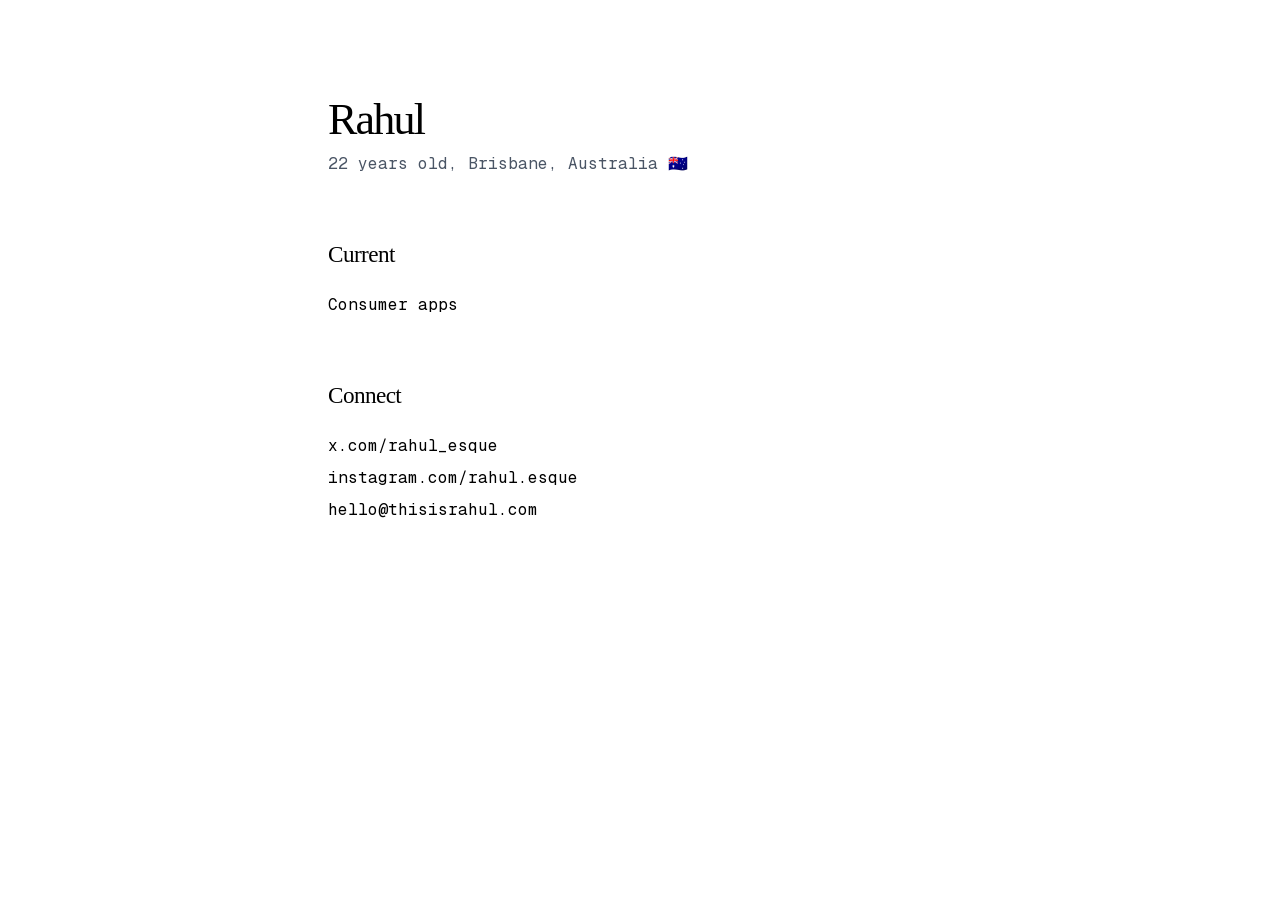
<file: index.html>
<!doctype html>
<html lang="en"><head><meta charset="utf-8"><meta name="viewport" content="width=device-width, initial-scale=1"><title>Rahul</title><style>@font-face{font-family:Geist Fallback;src:local(Arial);ascent-override:95.94%;descent-override:28.16%;line-gap-override:0.0%;size-adjust:104.76%}.geist_a71539c9-module__T19VSG__className{font-family:Geist,Geist Fallback;font-style:normal}.geist_a71539c9-module__T19VSG__variable{--font-geist-sans:"Geist", "Geist Fallback"}
@font-face{font-family:Geist Mono;font-style:normal;font-weight:100 900;font-display:swap;src:url([data-uri])format("woff2");unicode-range:U+2000-2001,U+2004-2008,U+200A,U+23B8-23BD,U+2500-259F}@font-face{font-family:Geist Mono;font-style:normal;font-weight:100 900;font-display:swap;src:url([data-uri])format("woff2");unicode-range:U+??,U+131,U+152-153,U+2BB-2BC,U+2C6,U+2DA,U+2DC,U+304,U+308,U+329,U+2000-206F,U+20AC,U+2122,U+2191,U+2193,U+2212,U+2215,U+FEFF,U+FFFD}@font-face{font-family:Geist Mono Fallback;src:local(Arial);ascent-override:74.67%;descent-override:21.92%;line-gap-override:0.0%;size-adjust:134.59%}.geist_mono_8d43a2aa-module__8Li5zG__className{font-family:Geist Mono,Geist Mono Fallback;font-style:normal}.geist_mono_8d43a2aa-module__8Li5zG__variable{--font-geist-mono:"Geist Mono", "Geist Mono Fallback"}
@layer properties{@supports (((-webkit-hyphens:none)) and (not (margin-trim:inline))) or ((-moz-orient:inline) and (not (color:rgb(from red r g b)))){*,:before,:after,::backdrop{--tw-space-y-reverse:0;--tw-font-weight:initial}}}@layer theme{:root,:host{--color-gray-500:#6a7282;--color-gray-600:#4a5565;--color-black:#000;--color-white:#fff;--spacing:.25rem;--container-2xl:42rem;--text-base:1rem;--text-base--line-height:calc(1.5/1);--text-lg:1.125rem;--text-lg--line-height:calc(1.75/1.125);--text-2xl:1.5rem;--text-2xl--line-height:calc(2/1.5);--font-weight-normal:400;--default-font-family:var(--font-geist-sans);--default-mono-font-family:var(--font-geist-mono)}@supports (color:lab(0% 0 0)){:root,:host{--color-gray-500:lab(47.7841% -.393182 -10.0268);--color-gray-600:lab(35.6337% -1.58697 -10.8425)}}}@layer base{*,:after,:before,::backdrop{box-sizing:border-box;border:0 solid;margin:0;padding:0}::file-selector-button{box-sizing:border-box;border:0 solid;margin:0;padding:0}html,:host{-webkit-text-size-adjust:100%;tab-size:4;line-height:1.5;font-family:var(--default-font-family,ui-sans-serif,system-ui,sans-serif,"Apple Color Emoji","Segoe UI Emoji","Segoe UI Symbol","Noto Color Emoji");font-feature-settings:var(--default-font-feature-settings,normal);font-variation-settings:var(--default-font-variation-settings,normal);-webkit-tap-highlight-color:transparent}hr{height:0;color:inherit;border-top-width:1px}abbr:where([title]){-webkit-text-decoration:underline dotted;text-decoration:underline dotted}h1,h2,h3,h4,h5,h6{font-size:inherit;font-weight:inherit}a{color:inherit;-webkit-text-decoration:inherit;-webkit-text-decoration:inherit;-webkit-text-decoration:inherit;-webkit-text-decoration:inherit;text-decoration:inherit}b,strong{font-weight:bolder}code,kbd,samp,pre{font-family:var(--default-mono-font-family,ui-monospace,SFMono-Regular,Menlo,Monaco,Consolas,"Liberation Mono","Courier New",monospace);font-feature-settings:var(--default-mono-font-feature-settings,normal);font-variation-settings:var(--default-mono-font-variation-settings,normal);font-size:1em}small{font-size:80%}sub,sup{vertical-align:baseline;font-size:75%;line-height:0;position:relative}sub{bottom:-.25em}sup{top:-.5em}table{text-indent:0;border-color:inherit;border-collapse:collapse}:-moz-focusring{outline:auto}progress{vertical-align:baseline}summary{display:list-item}ol,ul,menu{list-style:none}img,svg,video,canvas,audio,iframe,embed,object{vertical-align:middle;display:block}img,video{max-width:100%;height:auto}button,input,select,optgroup,textarea{font:inherit;font-feature-settings:inherit;font-variation-settings:inherit;letter-spacing:inherit;color:inherit;opacity:1;background-color:#0000;border-radius:0}::file-selector-button{font:inherit;font-feature-settings:inherit;font-variation-settings:inherit;letter-spacing:inherit;color:inherit;opacity:1;background-color:#0000;border-radius:0}:where(select:is([multiple],[size])) optgroup{font-weight:bolder}:where(select:is([multiple],[size])) optgroup option{padding-inline-start:20px}::file-selector-button{margin-inline-end:4px}::placeholder{opacity:1}@supports (not ((-webkit-appearance:-apple-pay-button))) or (contain-intrinsic-size:1px){::placeholder{color:currentColor}@supports (color:color-mix(in lab, red, red)){::placeholder{color:color-mix(in oklab,currentcolor 50%,transparent)}}}textarea{resize:vertical}::-webkit-search-decoration{-webkit-appearance:none}::-webkit-date-and-time-value{min-height:1lh;text-align:inherit}::-webkit-datetime-edit{display:inline-flex}::-webkit-datetime-edit-fields-wrapper{padding:0}::-webkit-datetime-edit{padding-block:0}::-webkit-datetime-edit-year-field{padding-block:0}::-webkit-datetime-edit-month-field{padding-block:0}::-webkit-datetime-edit-day-field{padding-block:0}::-webkit-datetime-edit-hour-field{padding-block:0}::-webkit-datetime-edit-minute-field{padding-block:0}::-webkit-datetime-edit-second-field{padding-block:0}::-webkit-datetime-edit-millisecond-field{padding-block:0}::-webkit-datetime-edit-meridiem-field{padding-block:0}::-webkit-calendar-picker-indicator{line-height:1}:-moz-ui-invalid{box-shadow:none}button,input:where([type=button],[type=reset],[type=submit]){appearance:button}::file-selector-button{appearance:button}::-webkit-inner-spin-button{height:auto}::-webkit-outer-spin-button{height:auto}[hidden]:where(:not([hidden=until-found])){display:none!important}}@layer components;@layer utilities{.mx-auto{margin-inline:auto}.mb-2{margin-bottom:calc(var(--spacing)*2)}.mb-4{margin-bottom:calc(var(--spacing)*4)}.mb-6{margin-bottom:calc(var(--spacing)*6)}.mb-16{margin-bottom:calc(var(--spacing)*16)}.ml-4{margin-left:calc(var(--spacing)*4)}.min-h-screen{min-height:100vh}.max-w-2xl{max-width:var(--container-2xl)}:where(.space-y-2>:not(:last-child)){--tw-space-y-reverse:0;margin-block-start:calc(calc(var(--spacing)*2)*var(--tw-space-y-reverse));margin-block-end:calc(calc(var(--spacing)*2)*calc(1 - var(--tw-space-y-reverse)))}:where(.space-y-4>:not(:last-child)){--tw-space-y-reverse:0;margin-block-start:calc(calc(var(--spacing)*4)*var(--tw-space-y-reverse));margin-block-end:calc(calc(var(--spacing)*4)*calc(1 - var(--tw-space-y-reverse)))}.bg-white{background-color:var(--color-white)}.px-6{padding-inline:calc(var(--spacing)*6)}.py-16{padding-block:calc(var(--spacing)*16)}.font-mono{font-family:var(--font-geist-mono)}.text-2xl{font-size:var(--text-2xl);line-height:var(--tw-leading,var(--text-2xl--line-height))}.text-base{font-size:var(--text-base);line-height:var(--tw-leading,var(--text-base--line-height))}.text-lg{font-size:var(--text-lg);line-height:var(--tw-leading,var(--text-lg--line-height))}.font-normal{--tw-font-weight:var(--font-weight-normal);font-weight:var(--font-weight-normal)}.text-black{color:var(--color-black)}.text-gray-500{color:var(--color-gray-500)}.text-gray-600{color:var(--color-gray-600)}.antialiased{-webkit-font-smoothing:antialiased;-moz-osx-font-smoothing:grayscale}@media (hover:hover){.hover\:underline:hover{text-decoration-line:underline}}@media (min-width:48rem){.md\:py-24{padding-block:calc(var(--spacing)*24)}}}:root{--background:#fff;--foreground:#171717}@media (prefers-color-scheme:dark){:root{--background:#0a0a0a;--foreground:#ededed}}body{background:var(--background);color:var(--foreground);font-family:Arial,Helvetica,sans-serif}@property --tw-space-y-reverse{syntax:"*";inherits:false;initial-value:0}@property --tw-font-weight{syntax:"*";inherits:false}

/* Portfolio typography */
header h1, main h2 {
  font-family: "Iowan Old Style", "Palatino Linotype", Palatino, Georgia, serif;
  font-weight: 400;
}
header h1 { font-size: clamp(2.25rem, 5vw, 2.75rem); letter-spacing: -.04em; line-height: 1.1; }
main h2 { font-size: 1.45rem; letter-spacing: -.025em; line-height: 1.25; }
</style></head>
<body class="geist_a71539c9-module__T19VSG__variable geist_mono_8d43a2aa-module__8Li5zG__variable antialiased"><div class="min-h-screen bg-white text-black font-mono"><div class="max-w-2xl mx-auto px-6 py-16 md:py-24"><header class="mb-16"><h1 class="text-2xl font-normal mb-2">Rahul</h1><p class="text-base text-gray-600 mb-4">22 years old, Brisbane, Australia 🇦🇺</p></header><main><section class="mb-16"><h2 class="text-lg font-normal mb-6">Current</h2><div class="space-y-4"><p>Consumer apps</p></div></section><section><h2 class="text-lg font-normal mb-6">Connect</h2><div class="space-y-2"><div><a href="https://x.com/rahul_esque" target="_blank" rel="noopener noreferrer" class="hover:underline">x.com/rahul_esque</a></div><div><a href="https://instagram.com/rahul.esque" target="_blank" rel="noopener noreferrer" class="hover:underline">instagram.com/rahul.esque</a></div><div><a href="mailto:hello@thisisrahul.com" class="hover:underline">hello@thisisrahul.com</a></div></div></section></main></div></div></body></html>
</file>
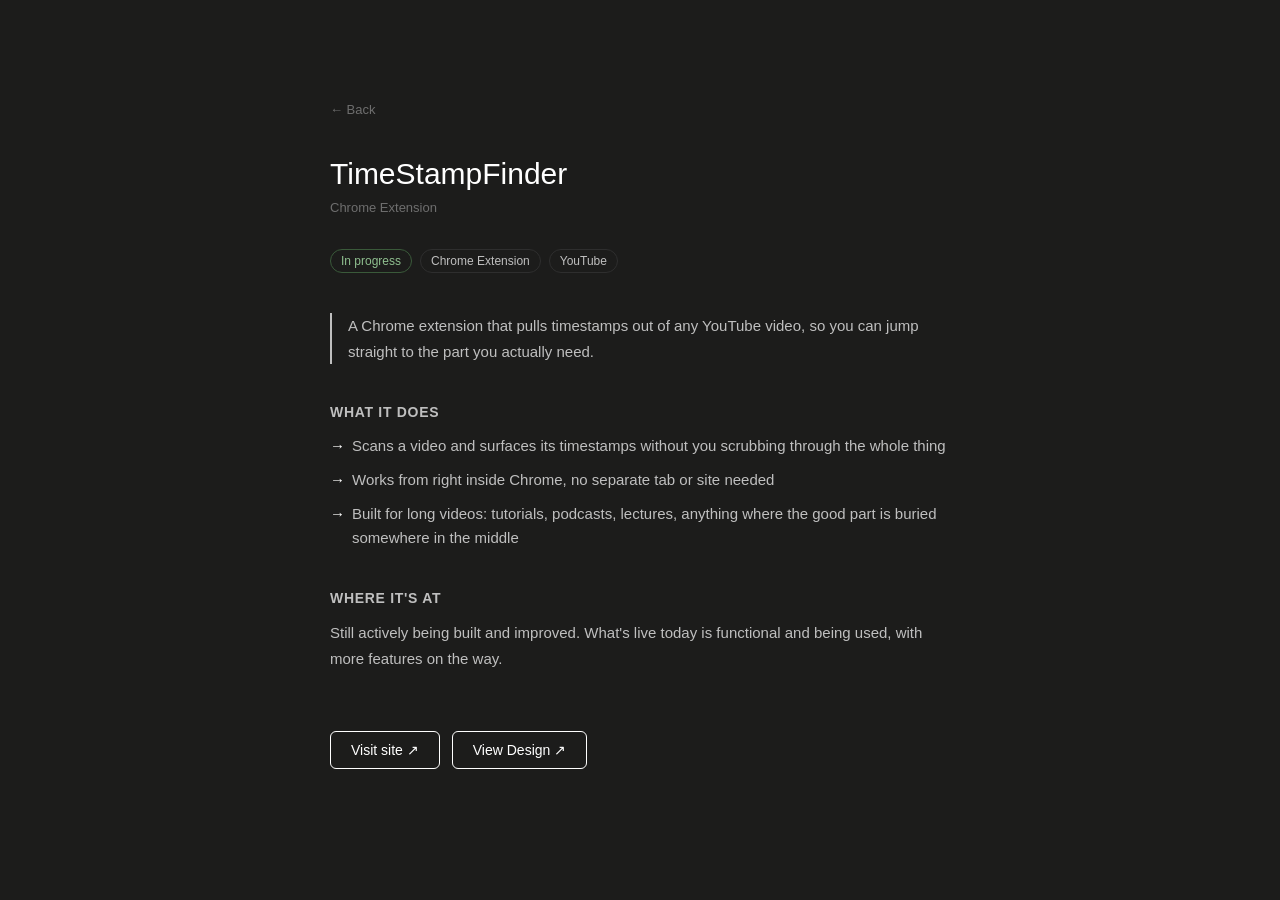
<file: products/timestampfinder/index.html>
<!DOCTYPE html>
<html lang="en">
<head>
<meta charset="UTF-8">
<meta name="viewport" content="width=device-width, initial-scale=1.0">
<title>TimeStampFinder — Case Study</title>
<style>
    html, body {
        margin: 0;
        padding: 0;
        min-height: 100%;
        background-color: #1c1c1b !important;
        font-family: Arial, Helvetica, sans-serif;
    }

    .case-study {
        max-width: 620px;
        margin: 0 auto;
        padding: 100px 20px 80px;
    }

    .back-link {
        display: inline-block;
        color: #6e6e6e;
        font-size: 13px;
        text-decoration: none;
        margin-bottom: 40px;
    }

    .back-link:hover {
        color: #bfbfbf;
    }

    .case-study h1 {
        color: white !important;
        font-size: 30px;
        font-weight: 500;
        margin: 0 0 6px;
        text-align: left;
    }

    .case-study .meta {
        color: #6e6e6e !important;
        font-size: 13px;
        margin-bottom: 30px;
    }

    .tags {
        display: flex;
        flex-wrap: wrap;
        gap: 8px;
        margin-bottom: 40px;
    }

    .tag {
        border: 1px solid #2e2e2e;
        color: #bfbfbf !important;
        font-size: 12px;
        padding: 4px 10px;
        border-radius: 20px;
    }

    .tag.live {
        border-color: #3a5a3a;
        color: #8fbf8f !important;
    }

    .callout {
        color: white !important;
        font-size: 17px;
        font-weight: 500;
        line-height: 1.5;
        border-left: 2px solid #bfbfbf;
        padding-left: 16px;
        margin: 0 0 40px;
    }

    .case-study h2 {
        color: #bfbfbf !important;
        font-size: 14px;
        font-weight: 700;
        text-transform: uppercase;
        letter-spacing: 0.05em;
        margin-top: 40px;
        margin-bottom: 14px;
        text-align: left;
    }

    .case-study p {
        color: #bfbfbf !important;
        font-size: 15px;
        line-height: 1.7;
        font-weight: 300;
        margin: 0 0 16px;
    }

    .feature-list {
        list-style: none;
        padding: 0;
        margin: 0;
    }

    .feature-list li {
        color: #bfbfbf !important;
        font-size: 15px;
        line-height: 1.6;
        font-weight: 300;
        padding-left: 22px;
        position: relative;
        margin-bottom: 10px;
    }

    .feature-list li::before {
        content: "→";
        position: absolute;
        left: 0;
        color: white;
    }

    .visit-btn {
        display: inline-block;
        margin-top: 30px;
        padding: 10px 20px;
        border: 1px solid white;
        border-radius: 6px;
        color: white !important;
        text-decoration: none;
        font-size: 14px;
        transition: background 0.2s ease, color 0.2s ease;
    }

    .btn-row {
    display: flex;
    gap: 12px;
    margin-top: 30px;
}

    .visit-btn:hover {
        background: white;
        color: #111 !important;
    }
</style>
</head>
<body>

<div class="case-study">

    <a href="/index.html" class="back-link">← Back</a>

    <h1>TimeStampFinder</h1>
    <p class="meta">Chrome Extension</p>

    <div class="tags">
        <span class="tag live">In progress</span>
        <span class="tag">Chrome Extension</span>
        <span class="tag">YouTube</span>
    </div>

    <p class="callout">A Chrome extension that pulls timestamps out of any YouTube video, so you can jump straight to the part you actually need.</p>

    <h2>What it does</h2>
    <ul class="feature-list">
        <li>Scans a video and surfaces its timestamps without you scrubbing through the whole thing</li>
        <li>Works from right inside Chrome, no separate tab or site needed</li>
        <li>Built for long videos: tutorials, podcasts, lectures, anything where the good part is buried somewhere in the middle</li>
    </ul>

    <h2>Where it's at</h2>
    <p>Still actively being built and improved. What's live today is functional and being used, with more features on the way.</p>

    <div class="btn-row">
        <a href="https://www.timestampfinder.com" target="_blank" rel="noopener" class="visit-btn">Visit site ↗</a>
        <a href="https://www.figma.com/design/jgi3s7ygBPbjsghsu4XEIx/Untitled?node-id=0-1&t=6qykqhBjpc5YiTix-1" target="_blank" rel="noopener" class="visit-btn">View Design ↗</a>
    </div>
</div>

</body>
</html>
</file>
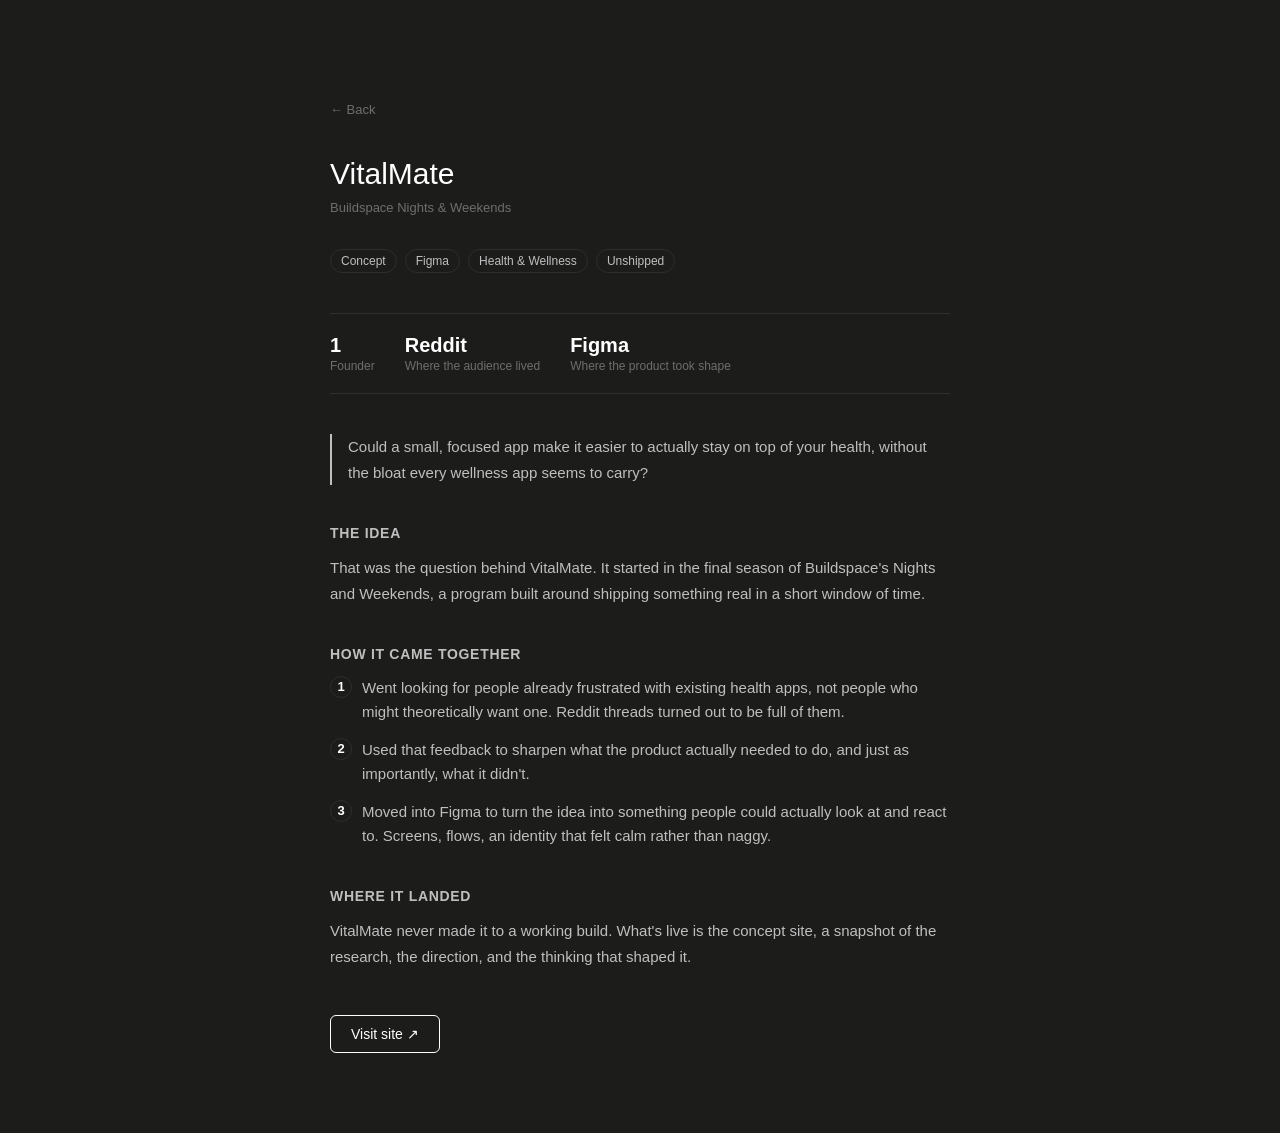
<file: products/vitalmate/index.html>
<!DOCTYPE html>
<html lang="en">
<head>
<meta charset="UTF-8">
<meta name="viewport" content="width=device-width, initial-scale=1.0">
<title>VitalMate — Case Study</title>
<style>
    html, body {
        margin: 0;
        padding: 0;
        min-height: 100%;
        background-color: #1c1c1b !important;
        font-family: Arial, Helvetica, sans-serif;
    }

    .case-study {
        max-width: 620px;
        margin: 0 auto;
        padding: 100px 20px 80px;
    }

    .back-link {
        display: inline-block;
        color: #6e6e6e;
        font-size: 13px;
        text-decoration: none;
        margin-bottom: 40px;
    }

    .back-link:hover {
        color: #bfbfbf;
    }

    .case-study h1 {
        color: white !important;
        font-size: 30px;
        font-weight: 500;
        margin: 0 0 6px;
        text-align: left;
    }

    .case-study .meta {
        color: #6e6e6e !important;
        font-size: 13px;
        margin-bottom: 30px;
    }

    .tags {
        display: flex;
        flex-wrap: wrap;
        gap: 8px;
        margin-bottom: 40px;
    }

    .tag {
        border: 1px solid #2e2e2e;
        color: #bfbfbf !important;
        font-size: 12px;
        padding: 4px 10px;
        border-radius: 20px;
    }

    .stat-row {
        display: flex;
        gap: 30px;
        border-top: 1px solid #2e2e2e;
        border-bottom: 1px solid #2e2e2e;
        padding: 20px 0;
        margin-bottom: 40px;
        flex-wrap: wrap;
    }

    .stat {
        display: flex;
        flex-direction: column;
    }

    .stat .num {
        color: white !important;
        font-size: 20px;
        font-weight: 700;
    }

    .stat .label {
        color: #6e6e6e !important;
        font-size: 12px;
        margin-top: 2px;
    }

    .case-study h2 {
        color: #bfbfbf !important;
        font-size: 14px;
        font-weight: 700;
        text-transform: uppercase;
        letter-spacing: 0.05em;
        margin-top: 40px;
        margin-bottom: 14px;
        text-align: left;
    }

    .case-study p {
        color: #bfbfbf !important;
        font-size: 15px;
        line-height: 1.7;
        font-weight: 300;
        margin: 0 0 16px;
    }

    .callout {
        color: white !important;
        font-size: 17px;
        font-weight: 500;
        line-height: 1.5;
        border-left: 2px solid #bfbfbf;
        padding-left: 16px;
        margin: 30px 0;
    }

    .steps {
        list-style: none;
        padding: 0;
        margin: 0 0 16px;
        counter-reset: step;
    }

    .steps li {
        counter-increment: step;
        color: #bfbfbf !important;
        font-size: 15px;
        line-height: 1.6;
        font-weight: 300;
        padding-left: 32px;
        position: relative;
        margin-bottom: 14px;
    }

    .steps li::before {
        content: counter(step);
        position: absolute;
        left: 0;
        top: 0;
        color: white;
        font-weight: 700;
        font-size: 13px;
        width: 20px;
        height: 20px;
        border: 1px solid #2e2e2e;
        border-radius: 50%;
        display: flex;
        align-items: center;
        justify-content: center;
    }

    .visit-btn {
        display: inline-block;
        margin-top: 30px;
        padding: 10px 20px;
        border: 1px solid white;
        border-radius: 6px;
        color: white !important;
        text-decoration: none;
        font-size: 14px;
        transition: background 0.2s ease, color 0.2s ease;
    }

    .visit-btn:hover {
        background: white;
        color: #111 !important;
    }
</style>
</head>
<body>

<div class="case-study">

    <a href="/index.html" class="back-link">← Back</a>

    <h1>VitalMate</h1>
    <p class="meta">Buildspace Nights &amp; Weekends</p>

    <div class="tags">
        <span class="tag">Concept</span>
        <span class="tag">Figma</span>
        <span class="tag">Health &amp; Wellness</span>
        <span class="tag">Unshipped</span>
    </div>

    <div class="stat-row">
        <div class="stat">
            <span class="num">1</span>
            <span class="label">Founder</span>
        </div>
        <div class="stat">
            <span class="num">Reddit</span>
            <span class="label">Where the audience lived</span>
        </div>
        <div class="stat">
            <span class="num">Figma</span>
            <span class="label">Where the product took shape</span>
        </div>
    </div>

    <p class="callout">Could a small, focused app make it easier to actually stay on top of your health, without the bloat every wellness app seems to carry?</p>

    <h2>The idea</h2>
    <p>That was the question behind VitalMate. It started in the final season of Buildspace's Nights and Weekends, a program built around shipping something real in a short window of time.</p>

    <h2>How it came together</h2>
    <ul class="steps">
        <li>Went looking for people already frustrated with existing health apps, not people who might theoretically want one. Reddit threads turned out to be full of them.</li>
        <li>Used that feedback to sharpen what the product actually needed to do, and just as importantly, what it didn't.</li>
        <li>Moved into Figma to turn the idea into something people could actually look at and react to. Screens, flows, an identity that felt calm rather than naggy.</li>
    </ul>

    <h2>Where it landed</h2>
    <p>VitalMate never made it to a working build. What's live is the concept site, a snapshot of the research, the direction, and the thinking that shaped it.</p>

    <a href="https://vitalmate.my.canva.site/" target="_blank" rel="noopener" class="visit-btn">Visit site ↗</a>

</div>

</body>
</html>
</file>
